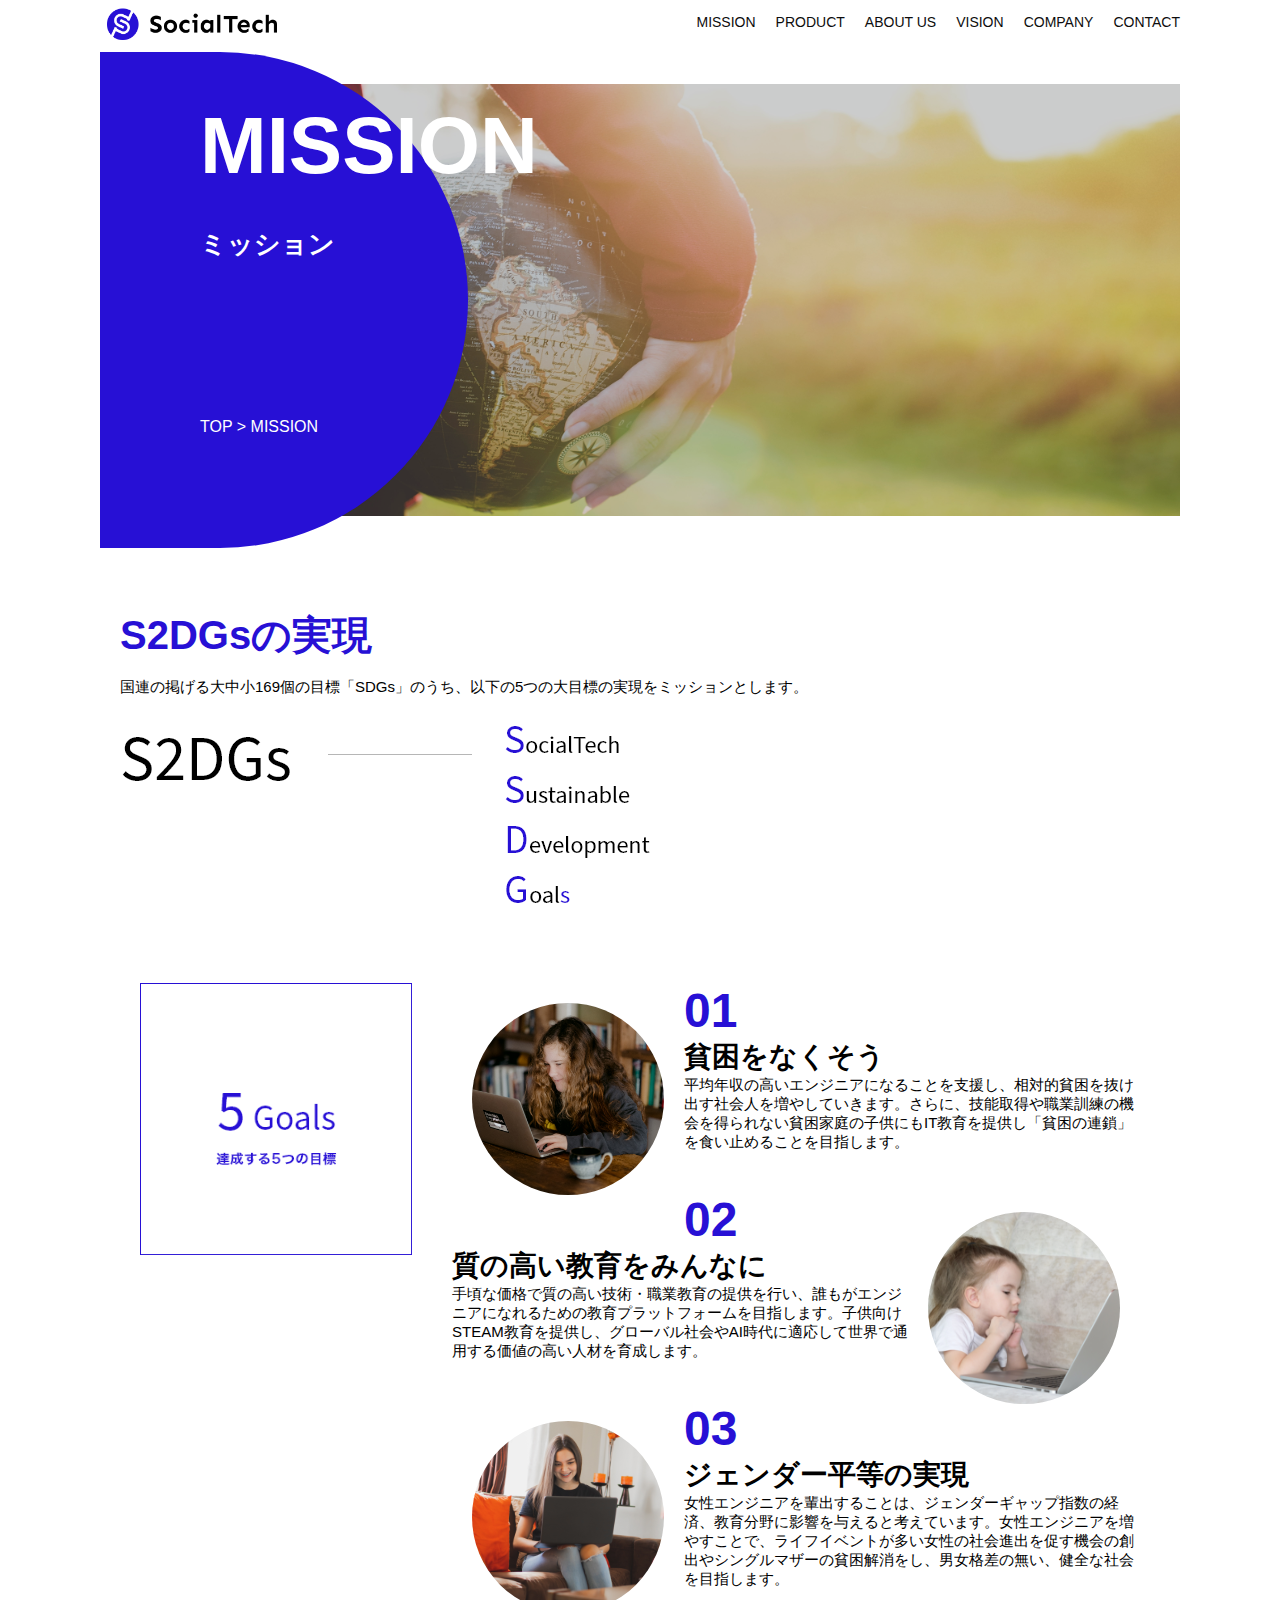
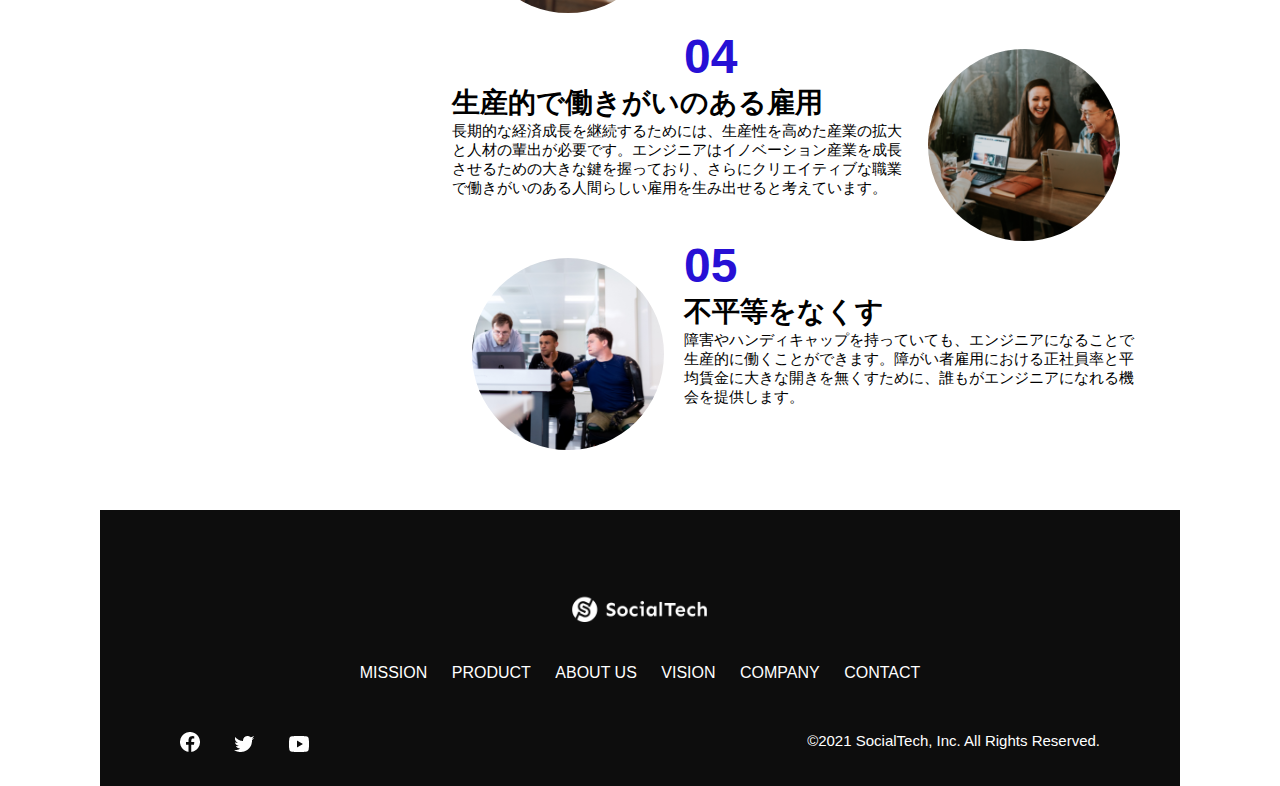
<file: mission.html>
<!DOCTYPE html>
<html lang="ja">
<head>
  <meta charset="UTF-8">
  <meta name="viewport" content="width=device-width, initial-scale=1.0">
  <meta name="description" content="SocialTechが目指す5つの目標(S2DGs)を紹介します">
  <title>SocialTech - MISSION ミッション -</title>
  <link rel="stylesheet" href="style.css">
  <style>
    img:not([alt]) {
      border: 10px solid red;
    }
  </style>
</head>
<body>
  <header>
    <a href="index.html" id="logo">
      <img src="images/logo.png" alt="トップページに戻る">
    </a>

    <nav id="nav-pc">
      <ul>
        <li><a href="mission.html">MISSION</a></li>
        <li><a href="product.html">PRODUCT</a></li>
        <li><a href="index.html#aboutus">ABOUT US</a></li>
        <li><a href="index.html#vision">VISION</a></li>
        <li><a href="index.html#company">COMPANY</a></li>
        <li><a href="index.html#contact">CONTACT</a></li>
      </ul>
    </nav>
    <!-- スマホ用メニューボタン -->
    <button id="menu-sp" onclick="document.getElementById('nav-sp').style.display = 'block'">
      <img src="images/button-menu.png" alt="ナビゲーションを開く">
    </button>
    <!-- スマホ用ナビゲーション -->
     <div id="nav-sp">
      <button id="close" onclick="document.getElementById('nav-sp').style.display = 'none'">
        <img src="images/button-close.png" alt="ナビゲーションを閉じる">
      </button>

      <nav>
        <ul>
          <li>
            <a id="logo-sp" href="index.html" onclick="document.getElementById('nav-sp').style.display = 'none'"><img src="images/logo-sp.png" alt="トップページに戻る"></a>
          </li>
          <li><a class="menu" href="mission.html" onclick="document.getElementById('nav-sp').style.display = 'none'">MISSION</a></li>
          <li><a class="menu" href="product.html" onclick="document.getElementById('nav-sp').style.display = 'none'">PRODUCT</a></li>
          <li><a class="menu" href="index.html#aboutus" onclick="document.getElementById('nav-sp').style.display = 'none'">ABOUT US</a></li>
          <li><a class="menu" href="index.html#vision" onclick="document.getElementById('nav-sp').style.display = 'none'">VISION</a></li>
          <li><a class="menu" href="index.html#company" onclick="document.getElementById('nav-sp').style.display = 'none'">COMPANY</a></li>
          <li><a class="menu" href="index.html#contact" onclick="document.getElementById('nav-sp').style.display = 'none'">CONTACT</a></li>
        </ul>
      </nav>
      <div id="sns">
        <a href="https://www.facebook.com/sejuku2013">
          <img src="images/button-facebook.png" alt="Facebookのリンク">
        </a>
        <a href="https://twitter.com/samuraijuku">
          <img src="images/button-twitter.png" alt="Twitterのリンク">
        </a>
        <a href="https://www.youtube.com/channel/UCCFOQO5aDK0xXam4cUQXT8g">
          <img src="images/button-youtube.png" alt="Youtubeのリンク">
        </a>
      </div>
     </div>
  </header>

  <main>
    <article>
      <section id="mission-main">
        <div class="mission-main-inner">
          <div id="mission-title">
            <h1>MISSION<br><span>ミッション</span></h1>
            <p>TOP > MISSION</p>
          </div>
        </div>
      </section>

      <section id="mission-s2dgs">
        <h2 class="mission-h2">S2DGsの実現</h2>
        <p>国連の掲げる大中小169個の目標「SDGs」のうち、以下の5つの大目標の実現をミッションとします。</p>
        <img src="images/mission/mission-s2dgs.png" alt="S2DGs">
      </section>

      <section id="mission-five-goals">
        <div class="five-goals-image">
          <img src="images/mission/mission-5goals.png" alt="5Goals">
        </div>
        <div class="five-goals-read">
          <div>
            <img class="fivegoals-image-left" src="images/mission/mission-5goals01.png" alt="PCを操作する女の子">
            <span class="fivegoals-number">01</span>
            <h3 class="fivegoals-h3">貧困をなくそう</h3>
            <p class="fivegoals-p">平均年収の高いエンジニアになることを支援し、相対的貧困を抜け出す社会人を増やしていきます。さらに、技能取得や職業訓練の機会を得られない貧困家庭の子供にもIT教育を提供し「貧困の連鎖」を食い止めることを目指します。</p>
          </div>
          <div>
            <img class="fivegoals-image-right" src="images/mission/mission-5goals02.png" alt="PCを操作する女の子">
            <span class="fivegoals-number">02</span>
            <h3 class="fivegoals-h3">質の高い教育をみんなに</h3>
            <p class="fivegoals-p">手頃な価格で質の高い技術・職業教育の提供を行い、誰もがエンジニアになれるための教育プラットフォームを目指します。子供向けSTEAM教育を提供し、グローバル社会やAI時代に適応して世界で通用する価値の高い人材を育成します。</p>
          </div>
          <div>
            <img class="fivegoals-image-left" src="images/mission/mission-5goals03.png" alt="PCを操作する女の子">
            <span class="fivegoals-number">03</span>
            <h3 class="fivegoals-h3">ジェンダー平等の実現</h3>
            <p class="fivegoals-p">女性エンジニアを輩出することは、ジェンダーギャップ指数の経済、教育分野に影響を与えると考えています。女性エンジニアを増やすことで、ライフイベントが多い女性の社会進出を促す機会の創出やシングルマザーの貧困解消をし、男女格差の無い、健全な社会を目指します。</p>
          </div>
          <div>
            <img class="fivegoals-image-right" src="images/mission/mission-5goals04.png" alt="PCを操作する女の子">
            <span class="fivegoals-number">04</span>
            <h3 class="fivegoals-h3">生産的で働きがいのある雇用</h3>
            <p class="fivegoals-p">長期的な経済成長を継続するためには、生産性を高めた産業の拡大と人材の輩出が必要です。エンジニアはイノベーション産業を成長させるための大きな鍵を握っており、さらにクリエイティブな職業で働きがいのある人間らしい雇用を生み出せると考えています。</p>
          </div>
          <div>
            <img class="fivegoals-image-left" src="images/mission/mission-5goals05.png" alt="PCを操作する女の子">
            <span class="fivegoals-number">05</span>
            <h3 class="fivegoals-h3">不平等をなくす</h3>
            <p class="fivegoals-p">障害やハンディキャップを持っていても、エンジニアになることで生産的に働くことができます。障がい者雇用における正社員率と平均賃金に大きな開きを無くすために、誰もがエンジニアになれる機会を提供します。</p>
          </div>
        </div>
      </section>
    </article>
  </main>

  <footer>
    <div id="footer-logo">
      <img src="images/logo-sp.png" alt="SocialTech">
    </div>
    <div id="footer-link">
      <a href="mission.html">MISSION</a>
      <a href="product.html">PRODUCT</a>
      <a href="index.html#aboutus">ABOUT US</a>
      <a href="index.html#vision">VISION</a>
      <a href="index.html#company">COMPANY</a>
      <a href="index.html#contact">CONTACT</a>
    </div>
    <div id="sns-footer">
      <div class="sns-btns">
        <a href="https://www.facebook.com/sejuku2013"><img src="images/button-facebook.png" alt="Facebookのリンク"></a>
        <a href="https://twitter.com/samuraijuku"><img src="images/button-twitter.png" alt="Twitterのリンク"></a>
        <a href="https://www.youtube.com/channel/UCCFOQO5aDK0xXam4cUQXT8g"><img src="images/button-youtube.png" alt="Youtubeのリンク"></a>
      </div>
      <p id="copyright">&copy;2021 SocialTech, Inc. All Rights Reserved.</p>
    </div>
  </footer>
</body>
</html>
</file>
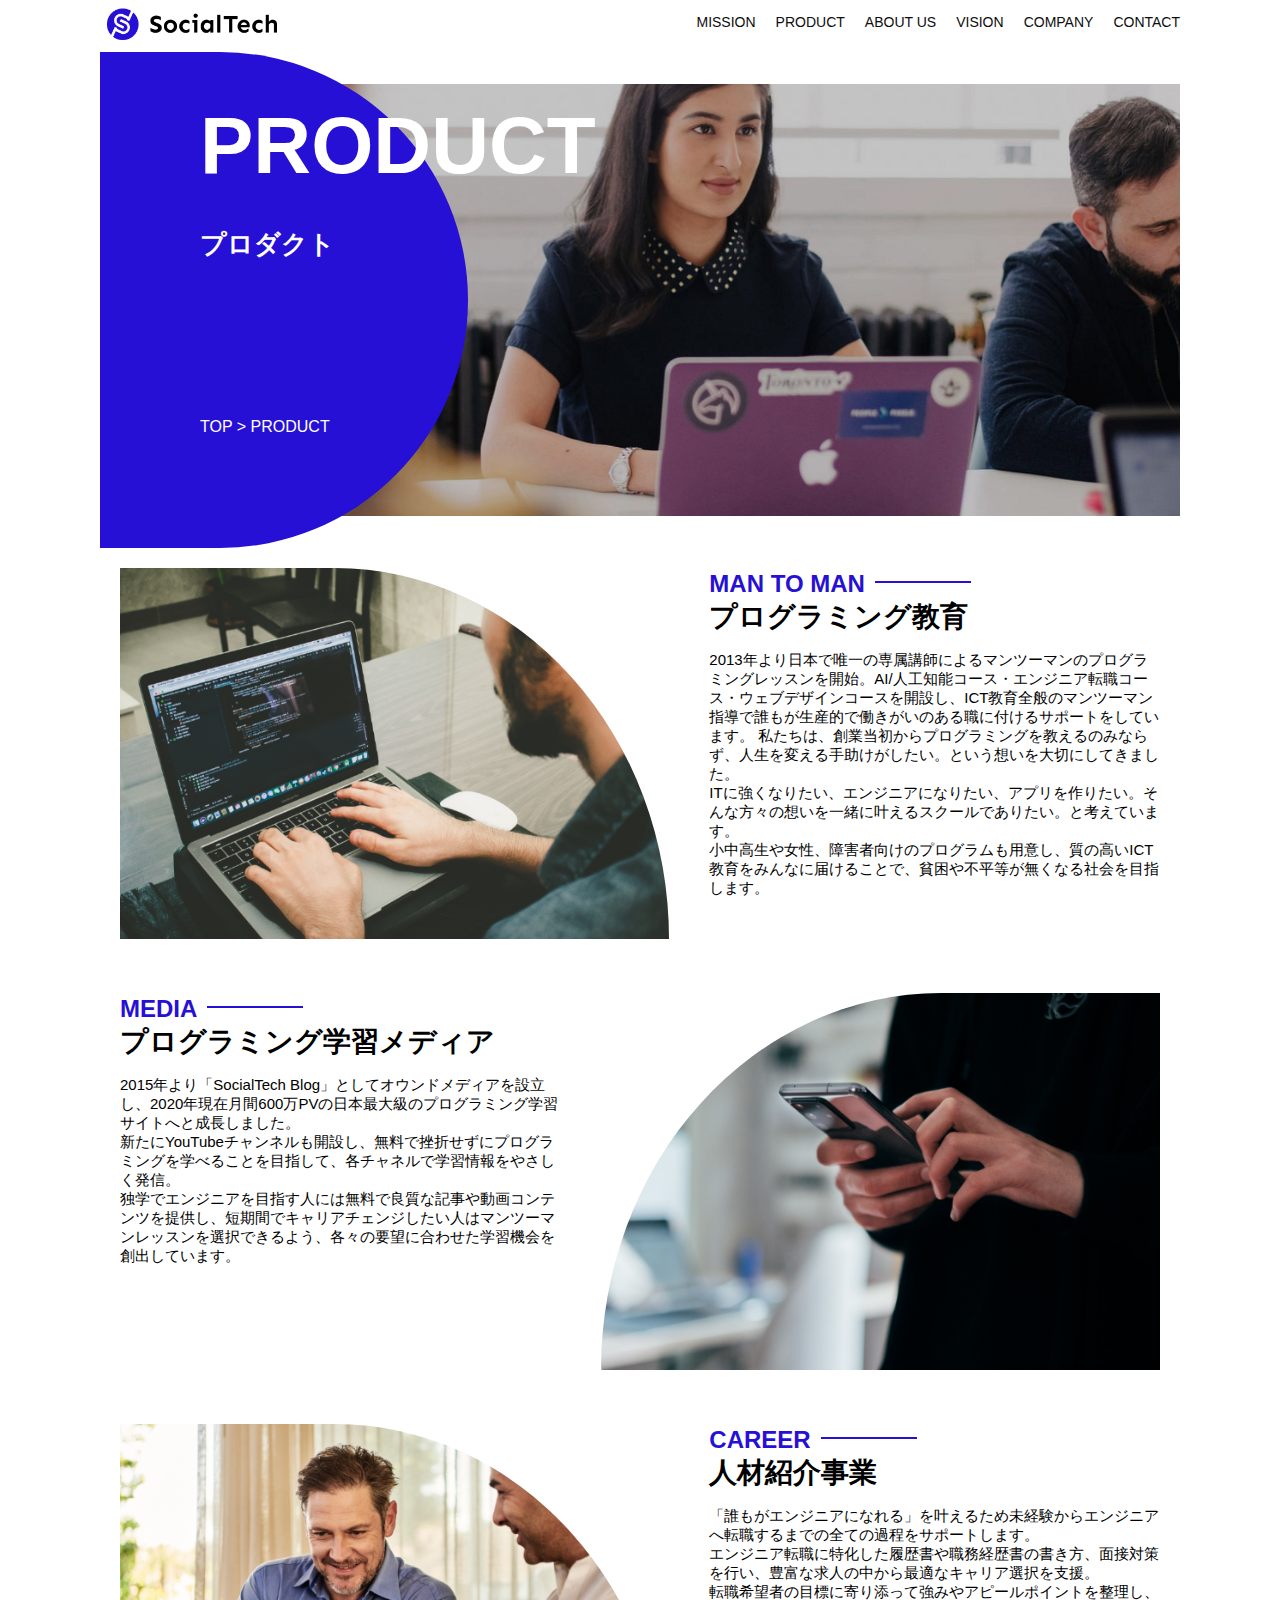
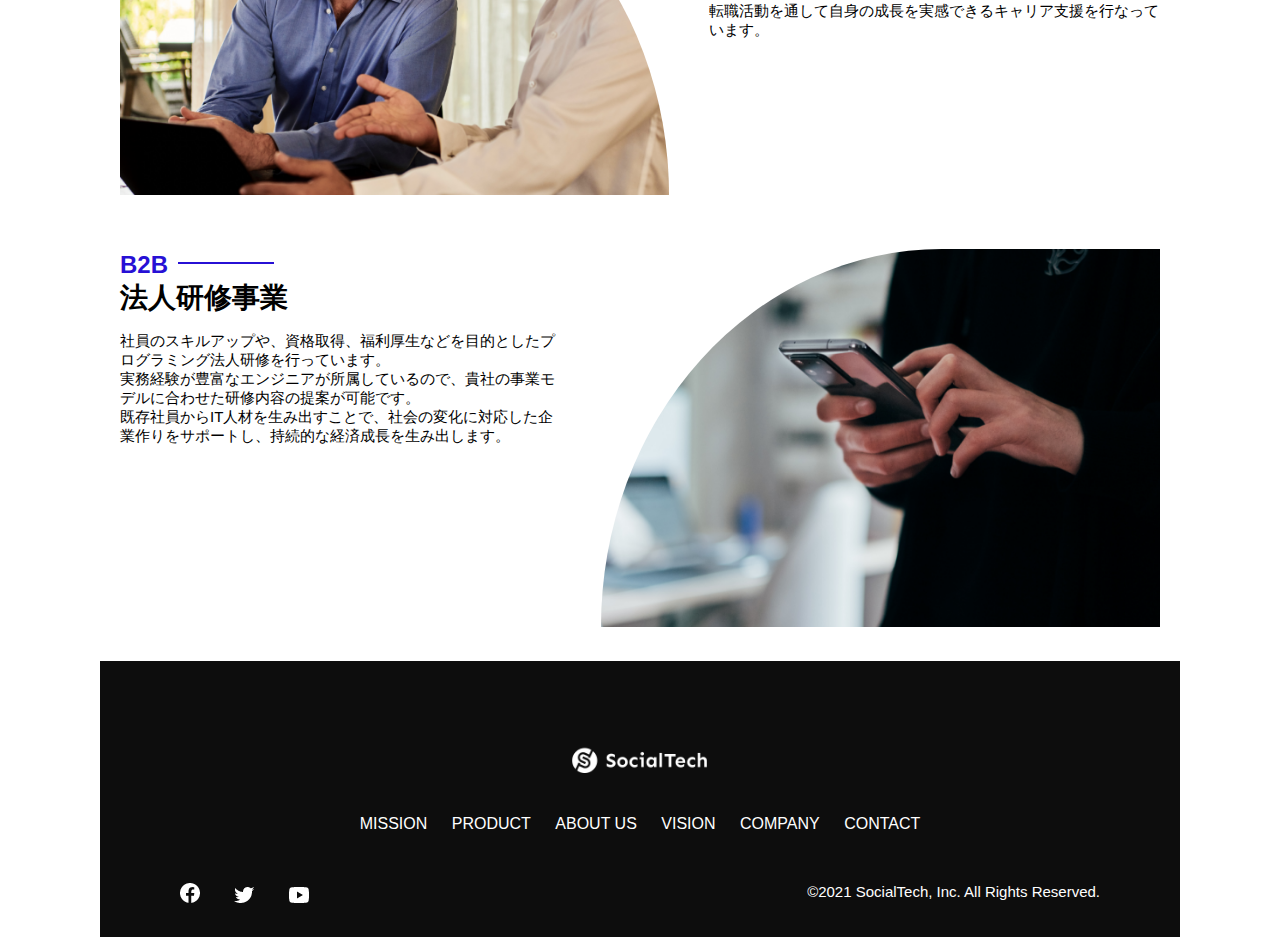
<file: product.html>
<!DOCTYPE html>
<html lang="ja">
<head>
  <meta charset="UTF-8">
  <meta name="viewport" content="width=device-width, initial-scale=1.0">
  <meta name="description" content="SocialTechの4つのプロダクトを紹介します">
  <title>SocialTech -PRODUCT プロダクト-</title>
  <link rel="stylesheet" href="style.css">
  <style>
    img:not([alt]) {
      border: 10px solid red;
    }
  </style>
</head>
<body>
  <header>
    <a href="index.html" id="logo">
      <img src="images/logo.png" alt="トップページに戻る">
    </a>

    <nav id="nav-pc">
      <ul>
        <li><a href="mission.html">MISSION</a></li>
        <li><a href="product.html">PRODUCT</a></li>
        <li><a href="index.html#aboutus">ABOUT US</a></li>
        <li><a href="index.html#vision">VISION</a></li>
        <li><a href="index.html#company">COMPANY</a></li>
        <li><a href="index.html#contact">CONTACT</a></li>
      </ul>
    </nav>
    <!-- スマホ用メニューボタン -->
    <button id="menu-sp" onclick="document.getElementById('nav-sp').style.display = 'block'">
      <img src="images/button-menu.png" alt="ナビゲーションを開く">
    </button>
    <!-- スマホ用ナビゲーション -->
     <div id="nav-sp">
      <button id="close" onclick="document.getElementById('nav-sp').style.display = 'none'">
        <img src="images/button-close.png" alt="ナビゲーションを閉じる">
      </button>

      <nav>
        <ul>
          <li>
            <a id="logo-sp" href="index.html" onclick="document.getElementById('nav-sp').style.display = 'none'"><img src="images/logo-sp.png" alt="トップページに戻る"></a>
          </li>
          <li><a class="menu" href="mission.html" onclick="document.getElementById('nav-sp').style.display = 'none'">MISSION</a></li>
          <li><a class="menu" href="product.html" onclick="document.getElementById('nav-sp').style.display = 'none'">PRODUCT</a></li>
          <li><a class="menu" href="index.html#aboutus" onclick="document.getElementById('nav-sp').style.display = 'none'">ABOUT US</a></li>
          <li><a class="menu" href="index.html#vision" onclick="document.getElementById('nav-sp').style.display = 'none'">VISION</a></li>
          <li><a class="menu" href="index.html#company" onclick="document.getElementById('nav-sp').style.display = 'none'">COMPANY</a></li>
          <li><a class="menu" href="index.html#contact" onclick="document.getElementById('nav-sp').style.display = 'none'">CONTACT</a></li>
        </ul>
      </nav>
      <div id="sns">
        <a href="https://www.facebook.com/sejuku2013">
          <img src="images/button-facebook.png" alt="Facebookのリンク">
        </a>
        <a href="https://twitter.com/samuraijuku">
          <img src="images/button-twitter.png" alt="Twitterのリンク">
        </a>
        <a href="https://www.youtube.com/channel/UCCFOQO5aDK0xXam4cUQXT8g">
          <img src="images/button-youtube.png" alt="Youtubeのリンク">
        </a>
      </div>
     </div>
  </header>

  <main>
    <article>
      <section id="product-main">
        <div class="product-main-inner">
          <div id="product-title">
            <h1>PRODUCT<br><span>プロダクト</span></h1>
            <p>TOP > PRODUCT</p>
          </div>
        </div>
      </section>

      <section class="product-section product-section-left">
        <div class="product-section-img">
          <img src="images/product/product-mantoman.png" alt="PCでコードを描く男性">
        </div>
        <div class="product-read">
          <h2 class="product-h2">MAN TO MAN</h2>
          <h3 class="product-h3">プログラミング教育</h3>
          <p>
            2013年より日本で唯一の専属講師によるマンツーマンのプログラミングレッスンを開始。AI/人工知能コース・エンジニア転職コース・ウェブデザインコースを開設し、ICT教育全般のマンツーマン指導で誰もが生産的で働きがいのある職に付けるサポートをしています。 私たちは、創業当初からプログラミングを教えるのみならず、人生を変える手助けがしたい。という想いを大切にしてきました。<br>ITに強くなりたい、エンジニアになりたい、アプリを作りたい。そんな方々の想いを一緒に叶えるスクールでありたい。と考えています。<br>小中高生や女性、障害者向けのプログラムも用意し、質の高いICT教育をみんなに届けることで、貧困や不平等が無くなる社会を目指します。
          </p>
        </div>
      </section>

      <section class="product-section product-section-right">
        <div class="product-read">
          <h2 class="product-h2">MEDIA</h2>
          <h3 class="product-h3">プログラミング学習メディア</h3>
          <p>
            2015年より「SocialTech Blog」としてオウンドメディアを設立し、2020年現在月間600万PVの日本最大級のプログラミング学習サイトへと成長しました。<br>新たにYouTubeチャンネルも開設し、無料で挫折せずにプログラミングを学べることを目指して、各チャネルで学習情報をやさしく発信。<br>独学でエンジニアを目指す人には無料で良質な記事や動画コンテンツを提供し、短期間でキャリアチェンジしたい人はマンツーマンレッスンを選択できるよう、各々の要望に合わせた学習機会を創出しています。
          </p>
        </div>
        <div class="product-section-img">
          <img src="images/product/product-media.png" alt="PCでコードを描く男性">
        </div>
      </section>

      <section class="product-section product-section-left">
        <div class="product-section-img">
          <img src="images/product/product-career.png" alt="笑顔で話し合う2人の男性">
        </div>
        <div class="product-read">
          <h2 class="product-h2">CAREER</h2>
          <h3 class="product-h3">人材紹介事業</h3>
          <p>
            「誰もがエンジニアになれる」を叶えるため未経験からエンジニアへ転職するまでの全ての過程をサポートします。<br>エンジニア転職に特化した履歴書や職務経歴書の書き方、面接対策を行い、豊富な求人の中から最適なキャリア選択を支援。<br>転職希望者の目標に寄り添って強みやアピールポイントを整理し、転職活動を通して自身の成長を実感できるキャリア支援を行なっています。<br>
          </p>
        </div>
      </section>

      <section class="product-section product-section-right">
        <div class="product-read">
          <h2 class="product-h2">B2B</h2>
          <h3 class="product-h3">法人研修事業</h3>
          <p>
            社員のスキルアップや、資格取得、福利厚生などを目的としたプログラミング法人研修を行っています。<br>実務経験が豊富なエンジニアが所属しているので、貴社の事業モデルに合わせた研修内容の提案が可能です。<br>既存社員からIT人材を生み出すことで、社会の変化に対応した企業作りをサポートし、持続的な経済成長を生み出します。
          </p>
        </div>
        <div class="product-section-img">
          <img src="images/product/product-media.png" alt="PCでコードを描く男性">
        </div>
      </section>
    </article>
  </main>

  <footer>
    <div id="footer-logo">
      <img src="images/logo-sp.png" alt="SocialTech">
    </div>
    <div id="footer-link">
      <a href="mission.html">MISSION</a>
      <a href="product.html">PRODUCT</a>
      <a href="index.html#aboutus">ABOUT US</a>
      <a href="index.html#vision">VISION</a>
      <a href="index.html#company">COMPANY</a>
      <a href="index.html#contact">CONTACT</a>
    </div>
    <div id="sns-footer">
      <div class="sns-btns">
        <a href="https://www.facebook.com/sejuku2013"><img src="images/button-facebook.png" alt="Facebookのリンク"></a>
        <a href="https://twitter.com/samuraijuku"><img src="images/button-twitter.png" alt="Twitterのリンク"></a>
        <a href="https://www.youtube.com/channel/UCCFOQO5aDK0xXam4cUQXT8g"><img src="images/button-youtube.png" alt="Youtubeのリンク"></a>
      </div>
      <p id="copyright">&copy;2021 SocialTech, Inc. All Rights Reserved.</p>
    </div>
  </footer>
</body>
</html>
</file>
<file: style.css>
/* PC、スマホ共通スタイル */
* {
  box-sizing: border-box;
}

p {
  font-size: 15px;
}

body {
  max-width: 1080px;
  margin: 0 auto 0 auto;
  font-family: "Source Sans Pro", "Hiragino Kaku Gothic ProN", Meiryo, Arial, sans-serif;
}

/* PC用カルーセル設定 */
.carousel {
  margin: 0 20px;
}

.carouselImg {
  width: 100%;
}

/* ヘッダー */

header {
  display: flex;
  justify-content: space-between;
}

/* ナビゲーションのレイアウト */
#nav-pc {
  font-size: 14px;
}

#nav-pc ul {
  display: flex;
  padding-left: 0;
}

#nav-pc li {
  list-style: none;
}

/* ナビゲーションのリンクの装飾設定 */
#nav-pc a {
  text-decoration: none;
  margin-left: 20px;
  color: #0d0d0d;
}

#nav-pc a:hover {
  text-decoration: underline;
}

/* スマホ用ナビを非表示 */
#nav-sp,
#menu-sp {
  display: none;
}

/* メインビジュアル */

#main-visual {
  position: relative;
  height: 470px;
}

#main-message {
  position: absolute;
  top: 0;
  left: 0;
  background-color: #2710d5;
  color: #ffffff;
  border-radius: 0 0 476px 0;
  max-width: 620px;
  height: 100%;
  width: 100%;
  z-index: 11;
}

#main-message > h1 {
  font-size: 60px;
  margin: 100px 0 0 50px;
}

#main-message > p {
  font-size: 28px;
  margin: 0 0 0 50px;
}

#main-visual > img {
  max-width: 620px;
  border-radius: 476px 0 0 0;
  position: absolute;
  top: 0;
  right: 0;
  z-index: 10;
}

/* 見出し */
h2 {
  margin: 40px 0 0 0;
}

h2::after {
  content: url("images/line.png");
  margin-left: 10px;
}

h3 {
  font-size: 27px;
}

/* ミッション */
#mission {
  margin: 80px auto 80px auto;
}

#mission-flex {
  display: flex;
}

#mission-flex > div {
  width: 50%;
  margin: 20px;
}

#mission-photo {
  width: 100%;
}

#s2dgs {
  margin-top: 50px;
  width: 100%;
}

/* プロダクト */
#product {
  background-color: #fafafa;
  margin: 80px 0 80px 0;
  padding: 10px 40px 0 40px;
}

/* 外枠 */
#product .product-flex {
  margin-top: 40px;
  display: flex;
}

/* 左のカラム */
#product-left {
  width: 50%;
  margin-right: 20px;
}
/* 右のカラム */
#product-right {
  width: 50%;
  margin-left: 20px;
  margin-top: 80px;
}
/* 画像＋説明の枠 */
#product-left > div {
  position: relative;
  height: 480px;
  margin-right: 20px;
}
#product-right > div {
  position: relative;
  height: 480px;
  margin-left: 20px;
}
/* 画像 */
.product-photo {
  width: 100%;
}

/* 説明文の枠 */
.product-explain {
  background-color: #ffffff;
  position: absolute;
  left: 0;
  bottom: 50px;
  margin: 0 40px 0 40px;
  padding: 20px;
  box-shadow: 5px 5px 10px rgba(0, 0, 0, 0.05);
}
/* 説明文の英語 */
.product-explain > span {
  color: #2710d5;
  font-weight: bold;
  font-size: 16px;
  margin: 0;
}
/* 説明文の見出し */
.product-explain > h3 {
  margin: 5px 0 5px 0;
}
/* 説明文 */
.product-explain > p {
  font-size: 14px;
  margin: 0;
}
/* もっと見るボタン */
#product-more {
  text-align: center;
}
#product-more a {
  position: relative;
  bottom: -42px;
}

/* ABOUT US */
#aboutus {
  margin: 80px auto;
}
/* 3つの組織文化と画像を入れる枠 */
#aboutus > div {
  display: flex;
}

/* 画像 */
.culture-img {
  width: 50%;
  align-self: flex-start;
}

.culture-img2 {
  margin-top: 50px;
  width: 100%;
}

/* 3つの組織文化の表 */
.culture-table {
  margin-right: 50px;
}

/* 番号 */
.culture-num {
  font-size: 80px;
  color: #2710d5;
  padding: 0 20px 0 0;
}
/* 見出し */
.culture-table th {
  text-align: left;
  font-size: 28px;
  font-weight: bold;
}
/* 組織文化英語 */
.culture-en {
  color: #2710d5;
  font-size: 24px;
}
/* 説明文 */
.culture-description {
  margin: 0;
}

/* ビジョン */
#vision {
  margin: 80px auto;
}

/* セクション内の外枠 */
#vision > div {
  display: flex;
  justify-content: space-between;
  flex-wrap: wrap;
}

/* 7つの行動指針の枠 */
.vision-box {
  width: 300px;
  height: 300px;
  margin-bottom: 30px;
  position: relative;
}

.vision-box > img {
  width: 100%;
  position: relative;
  z-index: 30;
}
.vision-box > div {
  position: absolute;
  top: 0;
  left: 0;
  z-index: 31;
  margin-right: 20px;
}
.vision-box > div > h4 {
  color: #2710d5;
  font-size: 19px;
  margin: 80px 0 0 0;
}

.vision-box > div > h4::first-letter {
  font-size: 40px;
}

.vision-box > div > h5 {
  font-size: 20px;
  margin: 0 0 0 0;
}

.vision-box > div > p {
  margin: 10px 0 0 0;
}

/* 会社概要 */
#company {
  margin: 80px 0;
}

#company-table {
  width: 100%;
}

.tableheader {
  text-align: left;
  padding: 20px;
  border-bottom-color: #2710d5;
  border-bottom-width: 1px;
  border-bottom-style: solid;
  width: 100px;
}

.tableheader-first {
  border-top-color: #2710d5;
  border-top-width: 1px;
  border-top-style: solid;
}

.cell {
  padding: 30px;
  border-bottom-color: #ececec;
  border-bottom-width: 1px;
  border-bottom-style: solid;
}

.cell-first {
  border-top-color: #ececec;
  border-top-width: 1px;
  border-top-style: solid;
}

#company > iframe {
  width: 100%;
  height: 368px;
  margin-top: 40px;
}

/* お問い合わせ */
#contact {
  margin: 80px auto;
}

/* 外枠 */
#contact > form > div {
  display: flex;
  flex-direction: row;
  flex-wrap: wrap;
  padding-bottom: 30px;
}

/* 左列の見出し */
.contact-heading {
  width: 240px;
  align-self: center;
}
/* 見出しのラベル */
.contact-label {
  font-weight: bold;
}
/* 必須 */
.contact-span {
  color: #ce2222;
  margin: 0 0 0 20px;
  font-weight: bold;
}

/* テキストボックス */
.contact-textbox {
  border-top: 0;
  border-left: 0;
  border-right: 0;
  border-bottom-width: 1px;
  border-bottom-color: #707070;
  border-style: solid;
  background-color: #fafafa;
  width: 400px;
  height: 56px;
}

/* お問い合わせ内容のテキストエリア */
.contact-textarea {
  border-top: 0;
  border-left: 0;
  border-right: 0;
  border-bottom-width: 1px;
  border-bottom-color: #707070;
  background-color: #fafafa;
  width: 400px;
  height: 200px;
}

/* 個人情報の取り扱い */
#contact dt {
  font-weight: bold;
}

#contact dd {
  margin: 0 0 16px 0;
}

#contact dd p {
  margin: 0;
}

#contact dd ul {
  padding-left: 0;
}

#contact dd li {
  margin-bottom: 0;
  list-style: none;
}

/* フッター */
footer {
  background-color: #0d0d0d;
  text-align: center;
  padding: 80px 80px 30px 80px;
}

#footer-logo {
  margin-bottom: 30px;
}

#footer-link {
  margin-bottom: 50px;
}

#footer-link > a {
  text-decoration: none;
  margin: 10px;
  color: #ffffff;
}

#footer-link > a:hover {
  text-decoration: underline;
}

#sns-footer {
  display: flex;
  justify-content: space-between;
  text-align: left;
}

#sns-footer a {
  margin-right: 30px;
}

#copyright {
  color: #ffffff;
  margin: 0;
}

/* mission.html用スタイル */
/* ミッションのメインビジュアル */

.mission-main-inner {
  background-image: url("images/mission/mission-main.png");
  background-repeat: no-repeat;
  background-position-y: center;
}

#mission-title {
  background-color: #2710d5;
  width: 368px;
  color: #ffffff;
  height: 496px;
  border-radius: 0 248px 248px 0;
  position: relative;
}

#mission-title h1 {
  position: absolute;
  top: 0;
  left: 100px;
  font-size: 80px;
  line-height: 1;
}

#mission-title h1 span {
  font-size: 26px;
}

#mission-title > p {
  position: absolute;
  top: 350px;
  left: 100px;
  font-size: 16px;
}

/* ミッションページ　S2DGsの設定 */
#mission-s2dgs {
  padding: 20px;
}

.mission-h2 {
  color: #2710d5;
  font-size: 40px;
}

.mission-h2::after {
  content: none;
}

/* ミッションページ　5つのゴールの設定 */
#mission-five-goals {
  padding: 20px;
  display: flex;
}

#mission-five-goals .five-goals-image {
  width: 30%;
  padding: 20px;
}

#mission-five-goals .five-goals-image img {
  width: 100%;
}

#mission-five-goals .five-goals-read {
  width: 70%;
  padding: 20px;
}

#mission-five-goals .five-goals-read > div {
  margin-bottom: 40px;
}

.fivegoals-image-right {
  float: right;
  margin: 20px;
}

.fivegoals-image-left {
  float: left;
  margin: 20px;
}

.fivegoals-number {
  color: #2710d5;
  font-size: 48px;
  font-weight: bold;
  margin: 0;
}

.fivegoals-h3 {
  font-size: 28px;
  margin: 0;
}

.fivegoals-p {
  margin: 0;
}

/* プロダクトページ */
.product-main-inner {
  background-image: url("images/product/product-main.png");
  background-repeat: no-repeat;
  background-position-y: center;
}

#product-title {
  background-color: #2710d5;
  width: 368px;
  color: #ffffff;
  height: 496px;
  border-radius: 0 248px 248px 0;
  position: relative;
}

#product-title h1 {
  position: absolute;
  top: 0;
  left: 100px;
  font-size: 80px;
  line-height: 1;
}

#product-title h1 span {
  font-size: 26px;
}

#product-title > p {
  position: absolute;
  top: 350px;
  left: 100px;
  font-size: 16px;
}

/* セクション */
.product-section {
  display: flex;
  padding: 20px 20px 0;
}

.product-section .procuct-section-img {
  width: 450px;
}

/* 左が画像のセクション */
.product-section-left .product-section-img img {
  width: 100%;
  padding: 0 40px 30px 0;
  border-radius: 0 432px 0 0;
}

.product-section-left .product-read {
  width: 50%;
  flex-grow: 1;
}

.product-section-left .product-read p {
  margin-bottom: 0;
}

/* 右が画像のセクション */

.product-section-right {
  justify-content: space-between;
}

.product-section-right .product-section-img img {
  width: 100%;
  padding: 0 0 30px 40px;
  border-radius: 432px 0 0 0;
}

.product-section-right .product-read {
  width: 500px;
}

.product-h2 {
  color: #2710d5;
  font-size: 24px;
  margin: 0;
}

.product-h3 {
  font-size: 28px;
  margin: 0;
}


/* ==========================
スマートフォン用のスタイル
============================= */
@media screen and (max-width: 767px) {

  /* スマホ用カルーセル設定 */
  .carousel {
    margin: 0;
  }

  /* PC用ナビゲーション非表示 */
  #nav-pc {
    display: none;
  }

  /* ハンバーガーメニュー */
  #menu-sp {
    display: block;
    background-color: transparent;
    padding: 0;
    border: none;
    position: absolute;
    top: 0;
    right: 0;
  }

  /* スマホ用ナビゲーションの表示切替 */
  /* 初期状態、レイアウトと非表示設定 */
  #nav-sp {
    background-color: #2710d5;
    position: fixed;
    left: 0;
    top: 0;
    height: 100%;
    width: 100%;
    display: none;
    z-index: 100;
  }

  /* ×ボタン */
  #close {
    position: absolute;
    top: 20px;
    right: 20px;
    background-color: transparent;
    border: none;
  }

  #nav-sp nav ul {
    padding-left: 0;
  }

  #nav-sp nav li {
    list-style: none;
  }

  /* ナビゲーションメニュー用ロゴ */
  #logo-sp {
    margin: 80px 0 30px 20px;
  }

  /* ナビゲーションのリンクの装飾設定 */
  #nav-sp nav a {
    display: block;
    color: #ffffff;
  }

  #nav-sp nav a:hover {
    text-decoration: underline;
  }

  #nav-sp .menu {
    text-decoration: none;
    margin: 0 20px;
    height: 44px;
    font-size: 16px;
    background-image: url(images/arrow.png);
    background-repeat: no-repeat;
    background-position: right top;
  }

  #sns {
    position: absolute;
    bottom: 20px;
    left: 20px;
  }

  #sns > a {
    margin-right: 30px;
  }

  /* メインビジュアル */
  #main-visual {
    position: relative;
    height: 470px;
  }
  #main-visual > div {
    text-align: center;
    height: 280px;
  }
  #main-visual h1 {
    font-size: 28px;
    margin: 90px 0 0 0;
  }
  #main-visual > div > p {
    margin: 0;
    font-size: 15px;
  }

  #main-visual > img {
    width: 100%;
    border-radius: 476px 0 0 0;
    top: auto;
    bottom: 0;
  }

  /* 見出し */
  h2 {
    margin: 15px 0;
  }
  h3 {
    font-size: 24px;
    margin: 10px 0 0 0;
  }

  /* ミッション */
  #mission {
    margin: 20px 0;
    padding: 0 20px;
  }

  #mission-flex {
    flex-direction: column;
  }

  #mission-flex > div {
    width: 100%;
    margin: 0;
  }

  /* プロダクト */
  #product {
    margin: 0;
    padding: 10px 20px 0 20px;
  }

  /* 外枠 */
  #product .product-flex {
    flex-direction: column;
    margin-top: 0;
  }

  /* 左右のカラム　スマホでは縦並び */
  #product-left,
  #product-right {
    width: 100%;
    margin: 0;
  }

  /* 画像＋説明の枠 */
  #product-left > div,
  #product-right > div {
    height: auto;
    margin: 0;
  }

  /* 説明文の枠 */
  .product-explain {
    position: relative;
    margin: 0;
  }

  .product-explain > h3 {
    margin: 10px 0 10px 0;
    font-size: 24px;
  }

  /* もっと見るボタン */
  #product-more {
    text-align: left;
  }

  /* ABOUT US */
  #aboutus {
    margin: 80px 20px;
  }

  #aboutus > div {
    flex-direction: column;
  }

  .culture-table th {
    font-size: 16px;
  }

  .culture-table {
    margin-right: 0;
    padding-right: 20px;
    order: 2;
  }

  .culture-img {
    width: 100%;
    order: 1;
  }

  .culture-img2 {
    margin-top: 0;
  }

  .culture-num {
    padding: 0;
  }

  .culture-description {
    margin: 0;
  }

  /* ビジョン */
  #vision {
    margin: 80px 20px;
  }

  .vision-box > img {
    position: absolute;
    top: 0;
    left: 0;
  }

  .vision-box > div > h4 {
    margin: 60px 0 0 0;
  }

  /* 会社概要 */
  #company {
    margin: 0 20px;
  }

  #company > h3 {
    margin-bottom: 20px;
  }

  .tableheader {
    width: 50px;
  }

  .cell {
    padding: 20px;
  }

  #company > iframe {
    height: 240px;
  }

  /* お問い合わせ */

  #contact {
    margin: 80px 20px;
  }

  #contact > h3 {
    margin-bottom: 20px;
  }

  #contact > form > div {
    flex-direction: column;
    margin-bottom: 20px;
  }

  .contact-heading {
    align-self: auto;
    margin-bottom: 20px;
  }

  .contact-textbox {
    min-width: 300px;
    width: 100%;
  }

  .contact-textarea {
    height: 150px;
    width: 100%;
  }

  .radiobutton {
    margin-bottom: 20px;
  }

  /* フッター */
  footer {
    padding: 30px 20px 50px 20px;
    text-align: left;
  }

  #footer-link > a {
    margin: 0 20px 30px 0;
    display: block;
    background-image: url("images/arrow.png");
    background-repeat: no-repeat;
    background-position: right top;
  }

  #footer-link > a:hover {
    text-decoration: underline;
  }

  #sns-footer {
    flex-direction: column;
    justify-content: flex-start;
  }

  #copyright {
    font-size: 12px;
    margin-top: 30px;
  }

  /* mission.html用スタイル */
  /* ミッションのメインビジュアル */

  #mission-main {
    height: 256px;
    margin-top: 4%;
    position: relative;
  }

  .mission-main-inner {
    height: 80%;
    background-size: cover;
  }

  #mission-title {
    width: 136px;
    height: 256px;
    position: absolute;
    top: -10%;
  }

  #mission-title h1 {
    left: 20px;
    font-size: 40px;
  }

  #mission-title h1 span {
    font-size: 18px;
  }

  #mission-title > p {
    top: 180px;
    left: 20px;
    font-size: 13px;
  }

  /* ミッションページ　S2DGsの設定 */
  .mission-h2 {
    font-size: 38px;
    margin: 0;
  }

  .mission-h2::after {
    content: none;
  }

  #mission-s2dgs > img {
    width: 100%;
  }

  /* ミッションページ　5つのゴールの設定 */
  #mission-five-goals {
    flex-direction: column;
  }

  #mission-five-goals > div {
    padding: 0;
  }

  #mission-five-goals .five-goals-image,
  #mission-five-goals .five-goals-read {
    width: 100%;
    padding: 0;
  }

  #mission-five-goals .five-goals-read > div {
    display: flex; 
    flex-direction: column;
  }

  .fivegoals-image-right,
  .fivegoals-image-left {
    align-self: center;
  }

  /* プロダクトページ */
  #product-main {
    height: 256px;
    margin-top: 4%;
    position: relative;
  }

  .product-main-inner {
    height: 80%;
    background-size: cover;
  }

  #product-title {
    width: 136px;
    height: 256px;
    position: absolute;
    top: -10%;
  }

  #product-title h1 {
    left: 20px;
    font-size: 40px;
  }

  #product-title h1 span {
    font-size: 18px;
  }

  #product-title > p {
    top: 180px;
    left: 20px;
    font-size: 13px;
  }

  /* セクション */
  .product-section {
    flex-direction: column;
  }

  .product-section .produtct-section-img {
    width: 100%;
  }

  .product-section .product-section-img img {
    width: 100%;
    padding: 0;
  }

  /* 左が画像のセクション */
  .product-section-left .product-section-img img{
    border-radius: 0 300px 0 0;
  }

  .product-section-left .product-read {
    width: 100%;
    flex-grow: 1;
  }

  /* 右が画像のセクション */
  .product-section-right .product-section-img img {
    order: 1;
    border-radius: 300px 0 0 0;
  }

  .product-section-right .product-read {
    order: 2;
    width: 100%;
  }
}
</file>
